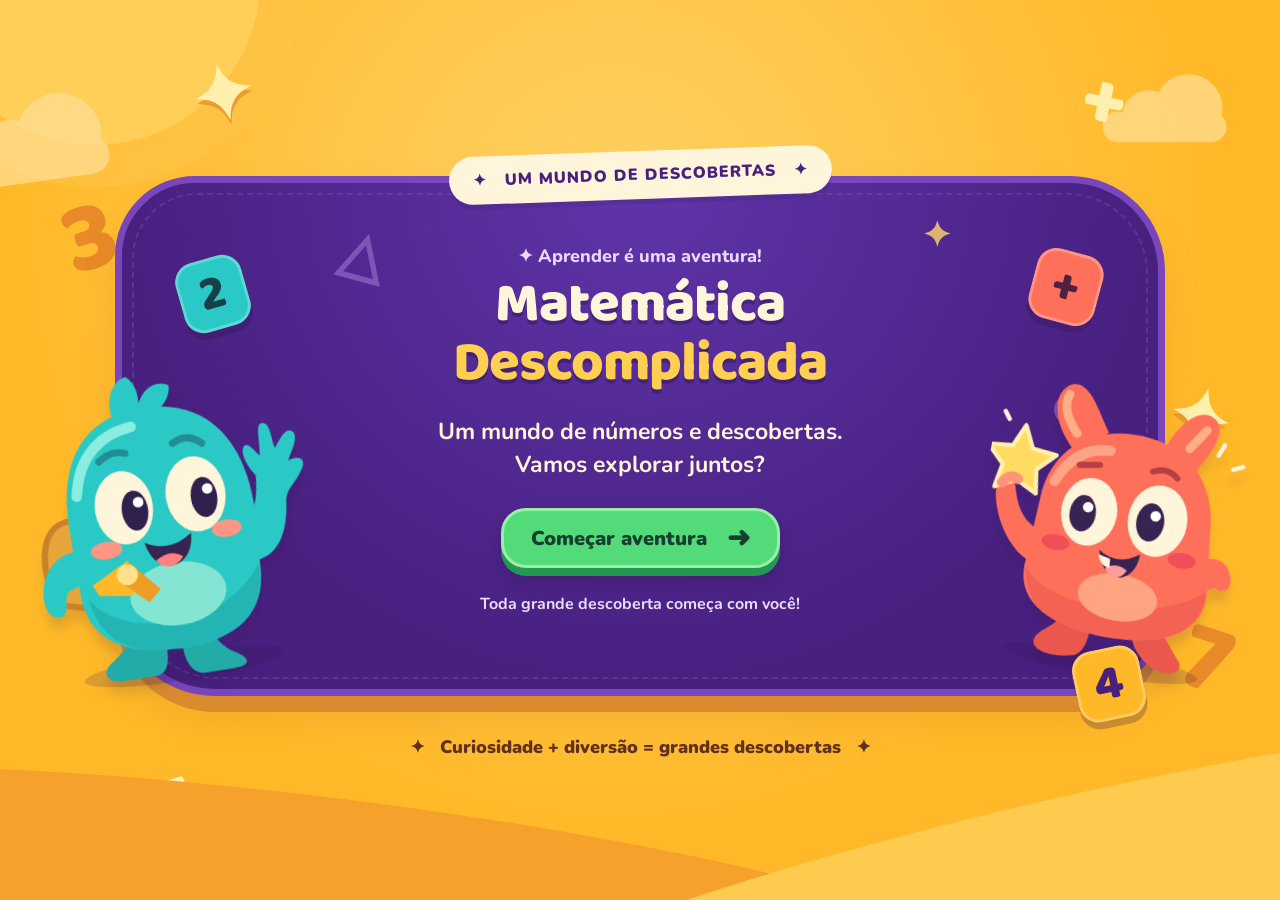
<file: app/static/index.html>
﻿<!doctype html>
<html lang="pt-BR">
<head><meta charset="utf-8"><meta name="viewport" content="width=device-width,initial-scale=1"><meta name="theme-color" content="#FFB928"><title>Matemática Descomplicada</title><link rel="stylesheet" href="design-system.css"><link rel="stylesheet" href="welcome.css"><script src="welcome.js" defer></script></head>
<body><main class="world" aria-labelledby="title">
<div class="scenery" aria-hidden="true"><i class="sun"></i><i class="cloud c1"></i><i class="cloud c2"></i><span class="s1">✦</span><span class="s2">✦</span><span class="n3">3</span><span class="n7">7</span><span class="plus">+</span><span class="equals">=</span><i class="hill h1"></i><i class="hill h2"></i></div>
<div class="stage"><div class="badge">✦ &nbsp; UM MUNDO DE DESCOBERTAS &nbsp; ✦</div>
<section class="panel" aria-label="Boas-vindas"><div class="doodles" aria-hidden="true"><span>△</span><span>✦</span><span>○</span></div>
<div class="copy"><div class="intro">✦ Aprender é uma aventura!</div><h1 id="title">Matemática<br><span>Descomplicada</span></h1><p>Um mundo de números e descobertas.<br>Vamos explorar juntos?</p><button type="button" class="start">Começar aventura <span aria-hidden="true">➜</span></button><p class="hint" role="status" aria-live="polite">Toda grande descoberta começa com você!</p></div>
<img class="mascot turquoise" src="assets/mascot-turquoise.svg" alt="Mascote turquesa com mochila, sorrindo e acenando para a aventura." width="340" height="400"><img class="mascot coral" src="assets/mascot-coral.svg" alt="Criatura coral de olhos grandes segurando uma estrela dourada." width="320" height="370">
<div class="tile two" aria-hidden="true">2</div><div class="tile add" aria-hidden="true">+</div><div class="tile four" aria-hidden="true">4</div><div class="celebration" aria-hidden="true"></div></section>
<p class="caption">✦ &nbsp; Curiosidade + diversão = grandes descobertas &nbsp; ✦</p></div></main></body></html>
</file>
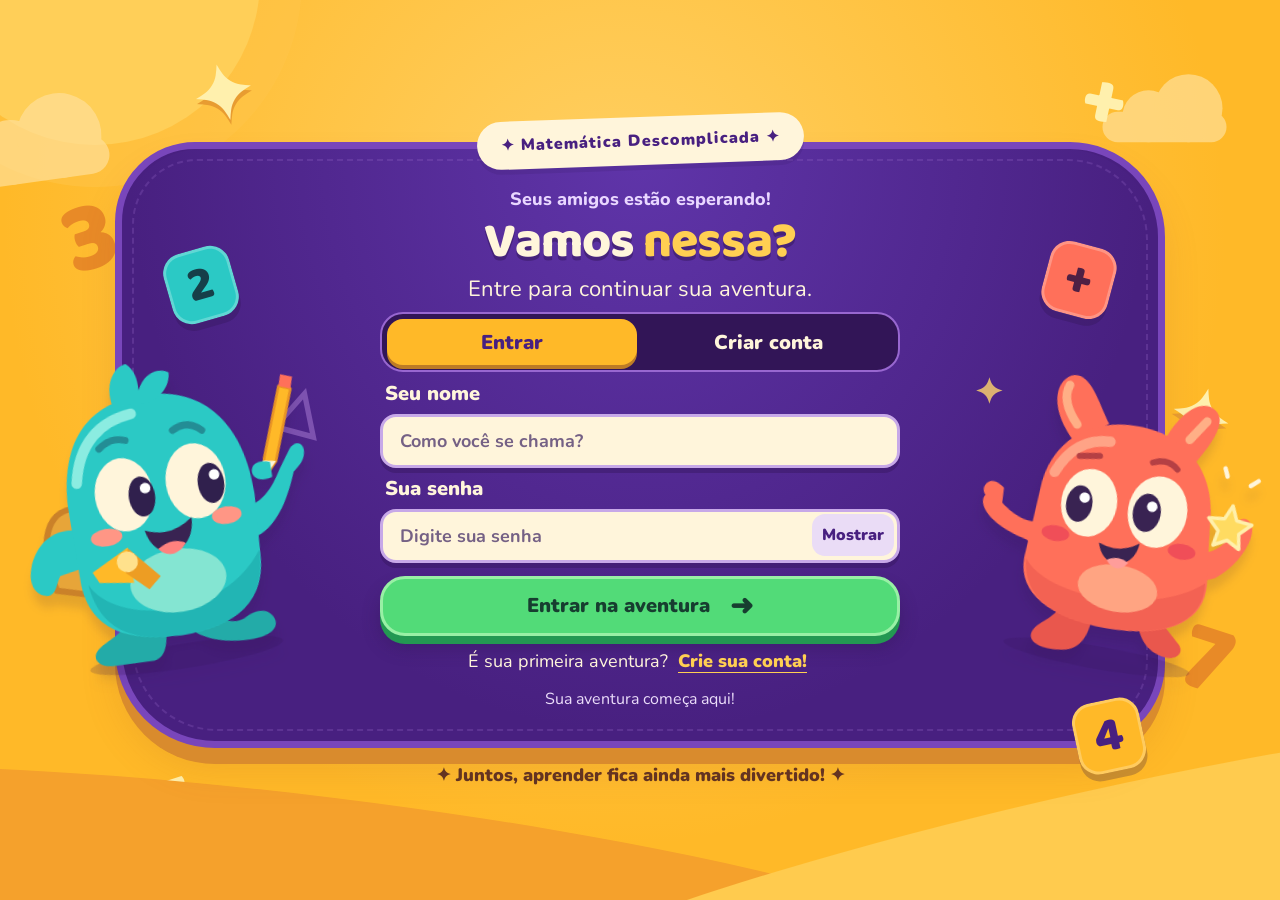
<file: app/static/access.html>
﻿<!doctype html>
<html lang="pt-BR">
<head>
  <meta charset="utf-8">
  <meta name="viewport" content="width=device-width, initial-scale=1">
  <meta name="theme-color" content="#FFB928">
  <title>Entrar na aventura — Matemática Descomplicada</title>
  <link rel="stylesheet" href="design-system.css">
  <link rel="stylesheet" href="welcome.css">
  <link rel="stylesheet" href="access.css">
  <script src="access.js" defer></script>
</head>
<body>
<main class="world access-world" aria-labelledby="title">
  <div class="scenery" aria-hidden="true">
    <i class="sun"></i><i class="cloud c1"></i><i class="cloud c2"></i>
    <span class="s1">✦</span><span class="s2">✦</span><span class="n3">3</span><span class="n7">7</span><span class="plus">+</span><span class="equals">=</span><i class="hill h1"></i><i class="hill h2"></i>
  </div>
  <div class="stage access-stage">
    <a class="badge" href="index.html" aria-label="Voltar à página inicial" style="text-decoration:none">✦ Matemática Descomplicada ✦</a>
    <section class="panel access-panel" aria-label="Acesso à aventura">
      <div class="doodles" aria-hidden="true"><span>△</span><span>✦</span><span>○</span></div>
      <div class="access-content">
        <p class="intro">Seus amigos estão esperando!</p>
        <h1 id="title">Vamos <span>nessa?</span></h1>
        <p class="subtitle" id="subtitle">Entre para continuar sua aventura.</p>
        <div class="mode-switch ds-form-width" role="group" aria-label="Escolha como acessar">
          <button type="button" data-mode="login" aria-pressed="true">Entrar</button>
          <button type="button" data-mode="signup" aria-pressed="false">Criar conta</button>
        </div>
        <form class="ds-form-width" novalidate aria-label="Entrar" id="access-form">
          <div class="field">
            <label for="name">Seu nome</label>
            <input id="name" type="text" autocomplete="username" placeholder="Como você se chama?" maxlength="30" minlength="3" required aria-describedby="name-error">
            <p class="field-error" id="name-error" hidden></p>
          </div>
          <div class="field">
            <label for="password">Sua senha</label>
            <div class="password-wrap">
              <input id="password" type="password" autocomplete="current-password" placeholder="Digite sua senha" required aria-describedby="password-help password-error">
              <button class="reveal" type="button" aria-label="Mostrar senha" aria-pressed="false" aria-controls="password">Mostrar</button>
            </div>
            <p class="field-help" id="password-help" hidden>Use pelo menos 6 caracteres.</p>
            <p class="field-error" id="password-error" hidden></p>
          </div>
          <div class="field" id="confirm-field" hidden>
            <label for="confirm">Repita sua senha</label>
            <div class="password-wrap">
              <input id="confirm" type="password" autocomplete="new-password" placeholder="Mais uma vez!" disabled aria-describedby="confirm-error">
              <button class="reveal" type="button" aria-label="Mostrar confirmação de senha" aria-pressed="false" aria-controls="confirm">Mostrar</button>
            </div>
            <p class="field-error" id="confirm-error" hidden></p>
          </div>
          <button class="start submit" type="submit"><span id="submit-label">Entrar na aventura</span><span aria-hidden="true">➜</span></button>
          <p class="feedback" role="status" aria-live="polite" hidden></p>
        </form>
        <p class="switch-help"><span id="switch-prompt">É sua primeira aventura?</span> <button type="button" id="switch-link">Crie sua conta!</button></p>
        <p class="encouragement">Sua aventura começa aqui!</p>
        <noscript><p>Ative o JavaScript para alternar entre entrar e criar conta.</p></noscript>
      </div>
      <img class="mascot turquoise" src="assets/mascot-turquoise-access.svg" alt="Nosso amigo turquesa mostra um lápis para começar a aventura." width="340" height="400">
      <img class="mascot coral" src="assets/mascot-coral-access.svg" alt="Nosso amigo coral aponta para a área de acesso e segura sua estrela." width="320" height="370">
      <div class="tile two" aria-hidden="true">2</div><div class="tile add" aria-hidden="true">+</div><div class="tile four" aria-hidden="true">4</div>
    </section>
    <p class="caption">✦ Juntos, aprender fica ainda mais divertido! ✦</p>
  </div>
</main>
</body>
</html>
</file>
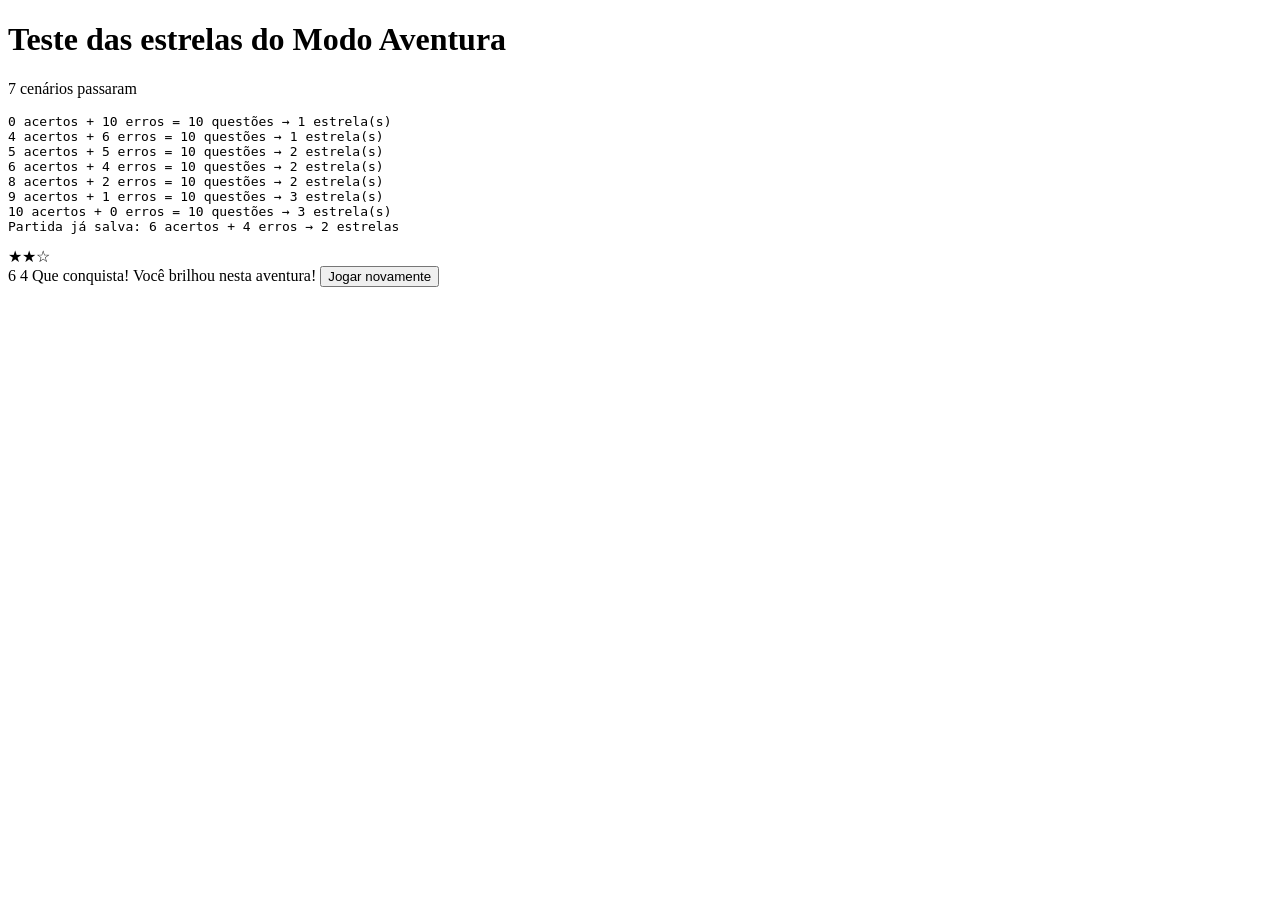
<file: app/tests/test_game_stars.html>
<!doctype html>
<html lang="pt-BR">
<meta charset="utf-8">
<title>Teste das estrelas do Modo Aventura</title>
<h1>Teste das estrelas do Modo Aventura</h1>
<p id="status">Executando…</p>
<pre id="details"></pre>
<div id="result-stars"></div>
<span id="result-correct"></span>
<span id="result-errors"></span>
<span id="result-message"></span>
<button id="replay-button" type="button">Jogar novamente</button>
<script src="../static/game-state.js"></script>
<script>
  (async () => {
    const cases = [[0, 1], [4, 1], [5, 2], [6, 2], [8, 2], [9, 3], [10, 3]];
    const details = [];
    try {
      for (const [correct, expectedStars] of cases) {
        window.MathGame.start('adventure');
        for (let number = 1; number <= 10; number++) {
          const question = { id: number, enunciado: '1 + 1', alternativas: null };
          if (!window.MathGame.setPending(question, 2)) throw new Error('Resposta pendente não registrada');
          if (!window.MathGame.record(number <= correct, number, number)) throw new Error('Resposta não contabilizada');
        }
        const state = window.MathGame.read();
        if (!state || state.answered !== 10 || state.correct !== correct ||
            state.errors !== 10 - correct || state.correct + state.errors !== 10 ||
            state.result.correct !== correct || state.result.errors !== 10 - correct ||
            state.result.stars !== expectedStars || window.MathGame.starsFor(correct) !== expectedStars) {
          throw new Error(`Resultado incorreto para ${correct} acertos: ${JSON.stringify(state)}`);
        }

        document.getElementById('result-stars').replaceChildren();
        const script = document.createElement('script');
        script.src = `../static/game-result.js?correct=${correct}`;
        await new Promise((resolve, reject) => {
          script.onload = resolve;
          script.onerror = () => reject(new Error('Não foi possível carregar a tela de resultado'));
          document.body.append(script);
        });
        const displayedStars = document.querySelectorAll('#result-stars .earned').length;
        if (Number(document.getElementById('result-correct').textContent) !== correct ||
            Number(document.getElementById('result-errors').textContent) !== 10 - correct ||
            displayedStars !== expectedStars ||
            document.getElementById('result-stars').getAttribute('aria-label') !== `${expectedStars} de 3 estrelas conquistadas`) {
          throw new Error(`Tela incorreta para ${correct} acertos`);
        }
        details.push(`${correct} acertos + ${10 - correct} erros = 10 questões → ${displayedStars} estrela(s)`);
      }
      sessionStorage.setItem('matematica-descomplicada-partida', JSON.stringify({
        mode: 'adventure', answered: 10, correct: 6, errors: 4,
        result: { correct: 6, errors: 4, stars: 1 }, pending: null
      }));
      const previousResult = window.MathGame.read();
      if (!previousResult || previousResult.result.stars !== 2 ||
          previousResult.correct !== 6 || previousResult.errors !== 4) {
        throw new Error('Partida concluída anteriormente não foi reclassificada');
      }
      document.getElementById('result-stars').replaceChildren();
      const previousScript = document.createElement('script');
      previousScript.src = '../static/game-result.js?previous=6';
      await new Promise((resolve, reject) => {
        previousScript.onload = resolve;
        previousScript.onerror = () => reject(new Error('Não foi possível carregar o resultado anterior'));
        document.body.append(previousScript);
      });
      if (document.querySelectorAll('#result-stars .earned').length !== 2 ||
          document.getElementById('result-correct').textContent !== '6' ||
          document.getElementById('result-errors').textContent !== '4') {
        throw new Error('Tela da partida anterior não foi reclassificada');
      }
      details.push('Partida já salva: 6 acertos + 4 erros → 2 estrelas');
      document.getElementById('status').textContent = `${cases.length} cenários passaram`;
    } catch (error) {
      document.getElementById('status').textContent = `Falha: ${error.message}`;
      throw error;
    } finally {
      document.getElementById('details').textContent = details.join('\n');
      sessionStorage.removeItem('matematica-descomplicada-partida');
    }
  })();
</script>
</html>
</file>
<file: app/static/design-system.css>
:root {
  color-scheme: light;
  --purple: #482080;
  --cream: #FFF5DB;
  --color-yellow: #FFB928;
  --color-teal: #2BC9C5;
  --color-coral: #FF705A;
  --color-green: #52DB78;
  --color-card-teal: #209d9f;
  --color-card-purple: #7447ce;
  --color-card-coral: #e45d52;
  --font-body: 'Nunito', 'Trebuchet MS', sans-serif;
  --font-display: 'Baloo 2', 'Trebuchet MS', sans-serif;
  --panel-max-width: 1050px;
  --panel-reference-height: 520px;
  --panel-reference-height-large: 570px;
  --auth-panel-reference-height: 606px;
  --dashboard-panel-ratio: .6;
  --panel-radius: 80px 95px 85px 100px;
  --panel-inner-radius: 65px 80px 70px 85px;
  --panel-mobile-radius: 49px 57px 49px 57px;
  --form-max-width: 520px;
  --input-height: 54px;
  --input-radius: 16px;
  --input-font-size: 18px;
  --primary-button-height: 60px;
  --primary-button-radius: 25px;
  --primary-button-font-size: 20px;
  --page-gutter-desktop: 48px;
  --page-gutter-mobile: 18px;
  --space-1: 8px;
  --space-2: 16px;
  --space-3: 24px;
}

.stage {
  position: relative;
  width: min(100%, var(--panel-max-width));
  min-width: 0;
  margin-inline: auto;
  text-align: center;
}

.panel {
  min-height: var(--panel-reference-height);
  border-radius: var(--panel-radius);
}

.ds-form-width {
  width: min(100%, var(--form-max-width));
  margin-inline: auto;
}

.field input {
  min-height: var(--input-height);
  border-radius: var(--input-radius);
  font-size: var(--input-font-size);
}

.start {
  min-height: var(--primary-button-height);
  border-radius: var(--primary-button-radius);
  font-size: var(--primary-button-font-size);
}

@media (max-width: 700px) {
  .panel { border-radius: var(--panel-mobile-radius); }
}
</file>
<file: app/static/welcome.css>
@import url('https://fonts.googleapis.com/css2?family=Baloo+2:wght@700;800&family=Nunito:wght@700;800;900&display=swap');
*{box-sizing:border-box}body{margin:0;background:var(--color-yellow);color:var(--cream);font-family:var(--font-body)}.world{min-height:100svh;position:relative;isolation:isolate;overflow:hidden;display:grid;place-items:center;padding:76px var(--page-gutter-desktop) 66px;background:radial-gradient(ellipse at 48% 25%,#ffd064,transparent 65%),var(--color-yellow)}.scenery{position:absolute;inset:0;z-index:-1;overflow:hidden;pointer-events:none}.sun{position:absolute;width:330px;height:330px;border-radius:50%;background:#ffcf58;top:-185px;left:-70px;box-shadow:0 0 0 42px #ffc64a80}.cloud{position:absolute;width:155px;height:38px;background:#ffe099;border-radius:60px;opacity:.7}.cloud:before,.cloud:after{content:'';position:absolute;background:inherit;border-radius:50%;width:65px;height:65px;bottom:0;left:25px}.cloud:after{width:85px;height:85px;left:65px}.c1{top:16%;left:-45px;transform:rotate(-8deg)}.c2{top:12%;right:3%;transform:scale(.8)}.hill{position:absolute;width:120%;height:240px;border-radius:50% 50% 0 0}.h1{background:#f5a12c;left:-35%;bottom:-137px;transform:rotate(7deg)}.h2{background:#ffcb4e;right:-50%;bottom:-120px;transform:rotate(-12deg)}.scenery span{position:absolute;font-family:var(--font-display);font-weight:800;line-height:1;color:#e88a27}.n3{font-size:100px;left:5%;top:21%;transform:rotate(-18deg)}.n7{font-size:100px;right:4%;bottom:21%;transform:rotate(18deg)}.scenery .plus{font-size:80px;right:12%;top:7%;color:#fff0ad;transform:rotate(12deg)}.scenery .equals{font-size:70px;left:12%;bottom:8%;color:#fff0ad;transform:rotate(-18deg)}.scenery .s1,.scenery .s2{font-size:75px;color:#fff0ad;text-shadow:0 5px #e89c31}.s1{left:15%;top:7%;transform:rotate(-14deg)}.s2{right:4%;top:43%;transform:rotate(15deg)}
.badge{position:relative;z-index:2;display:table;margin:0 auto -23px;background:var(--cream);color:var(--purple);border-radius:24px;padding:13px 24px;font-size:16px;font-weight:900;letter-spacing:1px;box-shadow:0 5px 0 #32155726;transform:rotate(-2deg)}.panel{position:relative;isolation:isolate;background:var(--purple);border:7px solid #7946bb;box-shadow:0 16px 0 #d98b2d,0 23px 35px #a75f2226;padding:61px 24px 38px}.panel:before{content:'';position:absolute;z-index:-1;inset:10px;border:2px dashed #9464c647;border-radius:var(--panel-inner-radius)}.panel:after{content:'';position:absolute;z-index:-2;inset:0;border-radius:inherit;background:radial-gradient(ellipse at 50% 0,#7447ce88,transparent 70%)}.copy{position:relative;z-index:3;max-width:650px;margin:auto;pointer-events:none}.copy button{pointer-events:auto}.intro{font-size:18px;font-weight:800;color:#e9d7ff;margin-bottom:8px}h1{font-family:var(--font-display);font-size:56px;line-height:1.05;font-weight:800;letter-spacing:-1px;margin:0 0 21px;text-shadow:0 4px 0 #32155780}h1 span{color:#ffcf52}.copy>p{font-size:23px;line-height:1.45;margin:0 0 27px;font-weight:700}.start{display:inline-flex;align-items:center;justify-content:center;gap:20px;border:3px solid #98f0a5;padding:12px 27px;background:var(--color-green);color:#173e30;font-family:inherit;font-weight:900;box-shadow:0 8px 0 #239852,0 12px 18px #28114450;cursor:pointer;transition:transform .18s,box-shadow .18s,background .18s}.start span{font-size:28px;line-height:1}.start:hover{background:#75ed93;transform:translateY(-4px) rotate(-1deg);box-shadow:0 12px 0 #239852,0 16px 20px #28114450}.start:active{transform:translateY(6px);box-shadow:0 2px 0 #239852}.start:focus-visible{outline:4px solid var(--cream);outline-offset:8px}.copy>.hint{font-size:16px;line-height:1.5;margin:24px auto 0;max-width:400px;color:#ebddfa;min-height:48px}.mascot{position:absolute;z-index:4;pointer-events:none;filter:drop-shadow(0 12px 5px #25103d20);object-fit:contain}.turquoise{width:300px;height:auto;left:-110px;bottom:0;transform:rotate(-9deg);animation:bob-left 5s ease-in-out infinite}.coral{width:280px;height:auto;right:-102px;bottom:4px;transform:rotate(10deg);animation:bob-right 5s ease-in-out infinite .6s}.tile{position:absolute;z-index:2;width:68px;height:72px;display:grid;place-items:center;font-family:var(--font-display);font-size:49px;font-weight:800;border-radius:20px;box-shadow:0 7px 0 #28114440;border:3px solid #ffffff40;line-height:1}.two{background:var(--color-teal);color:#163f49;left:57px;top:75px;transform:rotate(-16deg)}.add{background:var(--color-coral);color:#4f2044;right:58px;top:68px;transform:rotate(15deg)}.four{background:var(--color-yellow);color:#482080;right:15px;bottom:-31px;transform:rotate(-12deg);z-index:5}.doodles span{position:absolute;font-size:58px;color:#b88ae0;opacity:.45;font-weight:800}.doodles span:nth-child(1){top:32px;left:21%;transform:rotate(15deg)}.doodles span:nth-child(2){right:20%;top:29px;color:#ffd66c;font-size:35px;opacity:.8}.doodles span:nth-child(3){right:70px;top:180px;font-size:65px}.caption{color:#603222;font-size:18px;font-weight:900;margin:39px 0 0}.celebration{position:absolute;inset:0;overflow:hidden;border-radius:inherit;pointer-events:none;z-index:6}.confetti{position:absolute;left:50%;top:68%;font-size:25px;animation:burst 1s ease-out forwards;color:var(--color)}@keyframes burst{from{opacity:1;transform:translate(0,0) rotate(0)}to{opacity:0;transform:translate(var(--x),var(--y)) rotate(var(--spin))}}@keyframes bob-left{50%{transform:translateY(-10px) rotate(-6deg)}}@keyframes bob-right{50%{transform:translateY(-9px) rotate(7deg)}}
@media(min-width:1450px){.panel{min-height:var(--panel-reference-height-large);padding-top:78px}.turquoise{width:340px;left:-135px}.coral{width:320px;right:-125px}}
@media(max-width:1050px){.world{padding:65px var(--page-gutter-desktop) 50px}.panel{padding-left:35px;padding-right:35px}h1{font-size:48px}.turquoise{width:235px;left:-80px;bottom:-12px}.coral{width:220px;right:-75px;bottom:-10px}.two{left:25px;top:50px;width:52px;height:57px;font-size:38px}.add{right:22px;top:55px;width:52px;height:57px;font-size:38px}.copy>p{font-size:22px}.copy>.hint{max-width:290px}.doodles span:nth-child(1),.doodles span:nth-child(3){display:none}}
@media(max-width:700px){.world{padding:45px var(--page-gutter-mobile) 30px}.stage{max-width:480px}.badge{font-size:16px;letter-spacing:0;padding:12px 10px;margin-bottom:-18px}.panel{padding:45px 14px 210px;min-height:690px;border-width:5px;border-radius:var(--panel-mobile-radius);box-shadow:0 10px 0 #d98b2d,0 17px 25px #a75f2220}.panel:before{inset:8px;border-radius:35px 43px 35px 43px}.intro{font-size:16px;margin-bottom:13px}h1{font-size:clamp(40px,8.8vw,46px);letter-spacing:-1.2px;line-height:1.08;margin-bottom:18px}.copy>p{font-size:20px;line-height:1.5;margin-bottom:24px}.copy>p br{display:none}.copy{max-width:380px}.start{padding:10px 18px;gap:10px;border-radius:var(--primary-button-radius)}.copy>.hint{font-size:16px;max-width:280px;margin-top:23px;min-height:48px}.turquoise{width:205px;left:-26px;bottom:-10px}.coral{width:190px;right:-21px;bottom:-9px}.two{top:auto;bottom:116px;left:44%;width:45px;height:48px;font-size:32px;transform:rotate(12deg)}.add{top:auto;bottom:56px;right:43%;width:41px;height:44px;font-size:30px;transform:rotate(-14deg)}.four{display:none}.doodles span:nth-child(2){top:auto;bottom:173px;right:25%;font-size:23px}.caption{font-size:16px;line-height:1.5;margin:27px auto 0;max-width:320px}.n3{left:-17px;top:10%;font-size:72px}.scenery .plus{right:-4px;top:4%;font-size:60px}.n7{right:-8px;bottom:12%;font-size:70px}.scenery .s1{left:4%;top:2%;font-size:34px}.scenery .s2{right:0;top:49%;font-size:30px}.scenery .equals{left:5%;bottom:4%;font-size:40px}.c2{right:-60px}}
@media(prefers-reduced-motion:reduce){*,*:before,*:after{animation:none!important;transition:none!important}.confetti{display:none}}
@media (min-width:701px) and (max-height:740px){.world:not(.access-world):not(.dashboard-world){padding-top:38px;padding-bottom:28px}}
</file>
<file: app/static/access.css>
﻿/* Extends the approved welcome screen without changing its shared styles. */
[hidden] { display: none !important; }
.access-world { padding-top: 22px; padding-bottom: 18px; }
.access-panel { display: flex; align-items: center; justify-content: center; min-height: var(--auth-panel-reference-height); padding: 22px 32px 14px; }
.access-content { position: relative; z-index: 3; width: 100%; max-width: 640px; margin: auto; }
.access-content h1 { font-size: 50px; margin-bottom: 6px; }
.access-content .intro { margin: 0 0 5px; }
.subtitle { font-size: 22px; line-height: 1.4; margin: 0 0 7px; }
.mode-switch { display: flex; gap: 6px; padding: 5px; background: #321557; border: 2px solid #9867d0; border-radius: 23px; margin-bottom: var(--space-1); }
.mode-switch button { flex: 1; min-height: 46px; border: 0; border-radius: 16px; background: transparent; color: var(--cream); font: 900 20px var(--font-body); cursor: pointer; transition: background .18s, transform .18s; }
.mode-switch button[aria-pressed="true"] { background: var(--color-yellow); color: var(--purple); box-shadow: 0 4px 0 #bd7b26; }
.mode-switch button:hover { background: #7447CE; }
.mode-switch button[aria-pressed="true"]:hover { background: #ffce64; }
.field { text-align: left; margin-bottom: 7px; }
.field label { display: block; font-size: 20px; font-weight: 900; margin: 0 0 7px 5px; }
.field input { display: block; width: 100%; min-width: 0; padding: 9px 17px; border: 3px solid #c7a8e8; background: var(--cream); color: var(--purple); font-weight: 800; font-family: var(--font-body); box-shadow: 0 5px 0 #32155766; transition: border-color .18s, box-shadow .18s; }
.field input::placeholder { color: #756185; opacity: 1; font-weight: 700; }
.field input:focus { border-color: #2BC9C5; outline: 3px solid #2BC9C559; outline-offset: 3px; box-shadow: 0 5px 0 #247d91; }
.field input[aria-invalid="true"] { border-color: #FF9C88; outline-color: #FF705A77; }
.password-wrap { position: relative; }
.password-wrap input { padding-right: 105px; }
.reveal { position: absolute; right: 6px; top: 5px; min-height: 42px; padding: 0 10px; border: 0; border-radius: 13px; background: #eadcf6; color: #482080; font: 900 16px 'Nunito', sans-serif; cursor: pointer; }
.reveal:hover { background: #d7bcec; }
.field-help, .field-error { margin: 9px 5px 0; font-size: 16px; line-height: 1.4; }
.field-error { color: #ffcfb9; font-weight: 900; }
.field-help { color: #ebddfa; }
.submit { width: 100%; margin-top: 6px; padding: 13px 15px; }
.submit #submit-label { font-size: var(--primary-button-font-size); line-height: 1.3; }
.feedback { font-size: 18px; line-height: 1.5; background: #321557; border: 2px solid #52DB78; border-radius: 18px; padding: 14px; margin: 24px 0 0; }
.switch-help { font-size: 18px; line-height: 1.7; margin: 5px 0 6px; }
.switch-help button { border: 0; padding: 8px 5px; background: transparent; color: #ffcf52; font: 900 18px 'Nunito', sans-serif; text-decoration: underline; text-underline-offset: 5px; cursor: pointer; border-radius: 8px; }
.switch-help button:hover { color: #FFF5DB; }
.encouragement { font-size: 16px; line-height: 1.5; color: #ebddfa; margin: 0; }
.access-content button:focus-visible { outline: 3px solid #FFF5DB; outline-offset: 4px; }
.access-content .reveal:focus-visible { outline-color: #482080; outline-offset: 1px; }
.access-panel .turquoise { bottom: 65px; }
.access-panel .coral { bottom: 65px; }
.access-panel .two { top: 100px; left: 45px; }
.access-panel .add { top: 95px; right: 45px; }
.access-panel .doodles span:nth-child(1) { left: 15%; top: 220px; }
.access-panel .doodles span:nth-child(2) { right: 15%; top: 220px; }
.access-panel .doodles span:nth-child(3) { display: none; }
.access-world .caption { margin-top: 15px; }
@media (min-width: 901px) {
  .signup-view #access-form { display: grid; grid-template-columns: repeat(2, minmax(0, 1fr)); column-gap: var(--space-2); }
  .signup-view #access-form .field:first-child,
  .signup-view #access-form .submit,
  .signup-view #access-form .feedback { grid-column: 1 / -1; }
  .signup-view .password-wrap input { padding-right: 85px; }
  .signup-view .reveal { font-size: 16px; padding: 0 7px; }
}
@media (min-width: 901px) and (max-height: 740px) {
  .access-world { padding-top: 12px; padding-bottom: 10px; }
  .access-world .caption { display: none; }
}
@media (min-width: 1450px) { .access-panel .turquoise { left: -125px; } .access-panel .coral { right: -115px; } }
@media (min-width: 701px) and (max-width: 1050px) {
  .access-world { padding-left: 48px; padding-right: 48px; }
  .access-panel .turquoise { width: 190px; left: -72px; bottom: 80px; }
  .access-panel .coral { width: 180px; right: -68px; bottom: 80px; }
  .access-panel .two { left: 15px; top: 62px; }
  .access-panel .add { right: 15px; top: 62px; }
}
@media (max-width: 700px) {
  .access-world { padding: 35px 15px 28px; }
  .access-panel { display: block; padding: 42px 18px 205px; min-height: 0; }
  .access-content h1 { font-size: 42px; }
  .access-world .badge { font-size: 16px; padding: 12px 10px; }
  .subtitle { font-size: 20px; margin-bottom: 20px; }
  .mode-switch button { font-size: 18px; }
  .field input { padding-left: 12px; }
  .field label { font-size: 18px; }
  .submit { gap: 10px; }
  .access-panel .turquoise { width: 185px; left: -20px; bottom: -4px; }
  .access-panel .coral { width: 173px; right: -17px; bottom: -4px; }
  .access-panel .two { top: auto; bottom: 98px; left: 44%; }
  .access-panel .add { top: auto; bottom: 42px; right: 43%; }
  .access-panel .doodles span:nth-child(2) { top: auto; bottom: 164px; right: 27%; }
  .access-world .caption { font-size: 16px; }
}
/* Keep the animated silhouettes clear of every form control. */
@media (min-width: 701px) and (max-width: 1050px) {
  .access-panel .turquoise { width: 165px; left: -75px; }
  .access-panel .coral { width: 155px; right: -70px; }
}
@media (max-width: 700px) {
  .access-panel { padding-bottom: 250px; }
}
</file>
